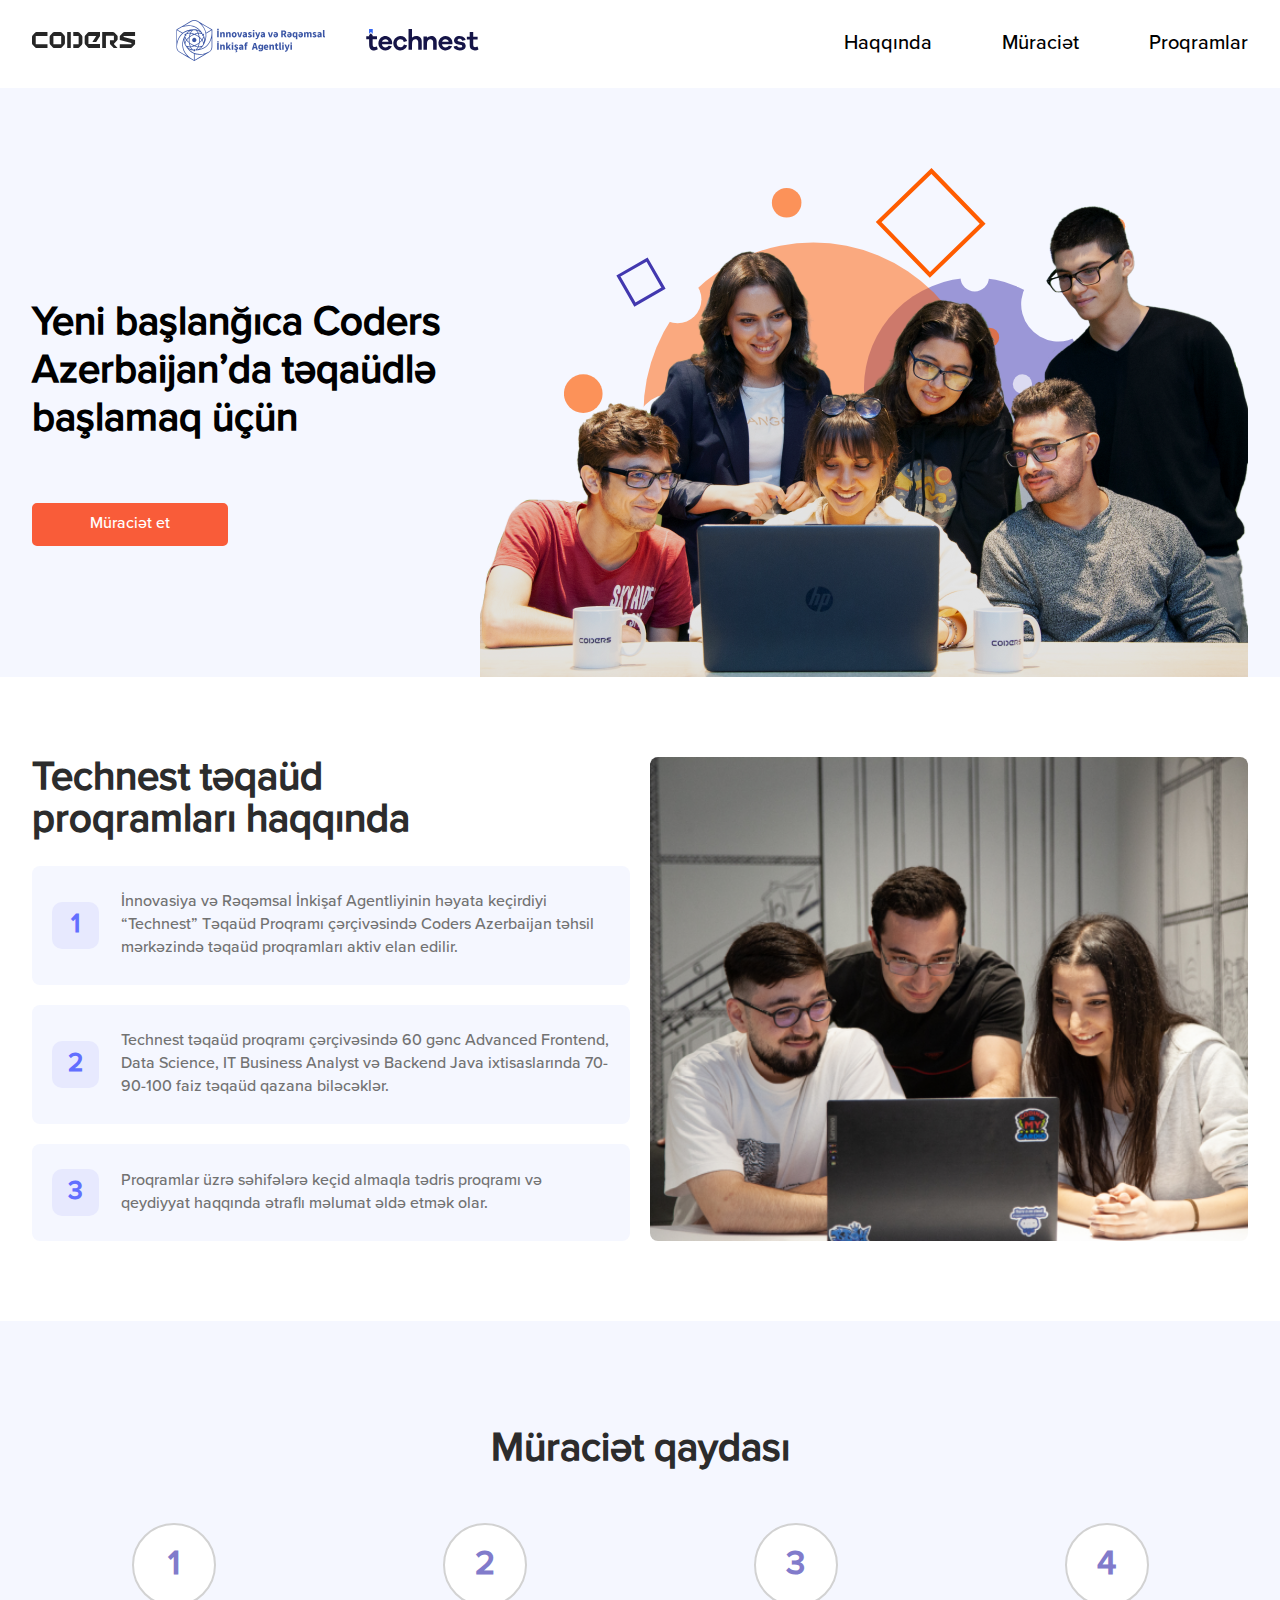
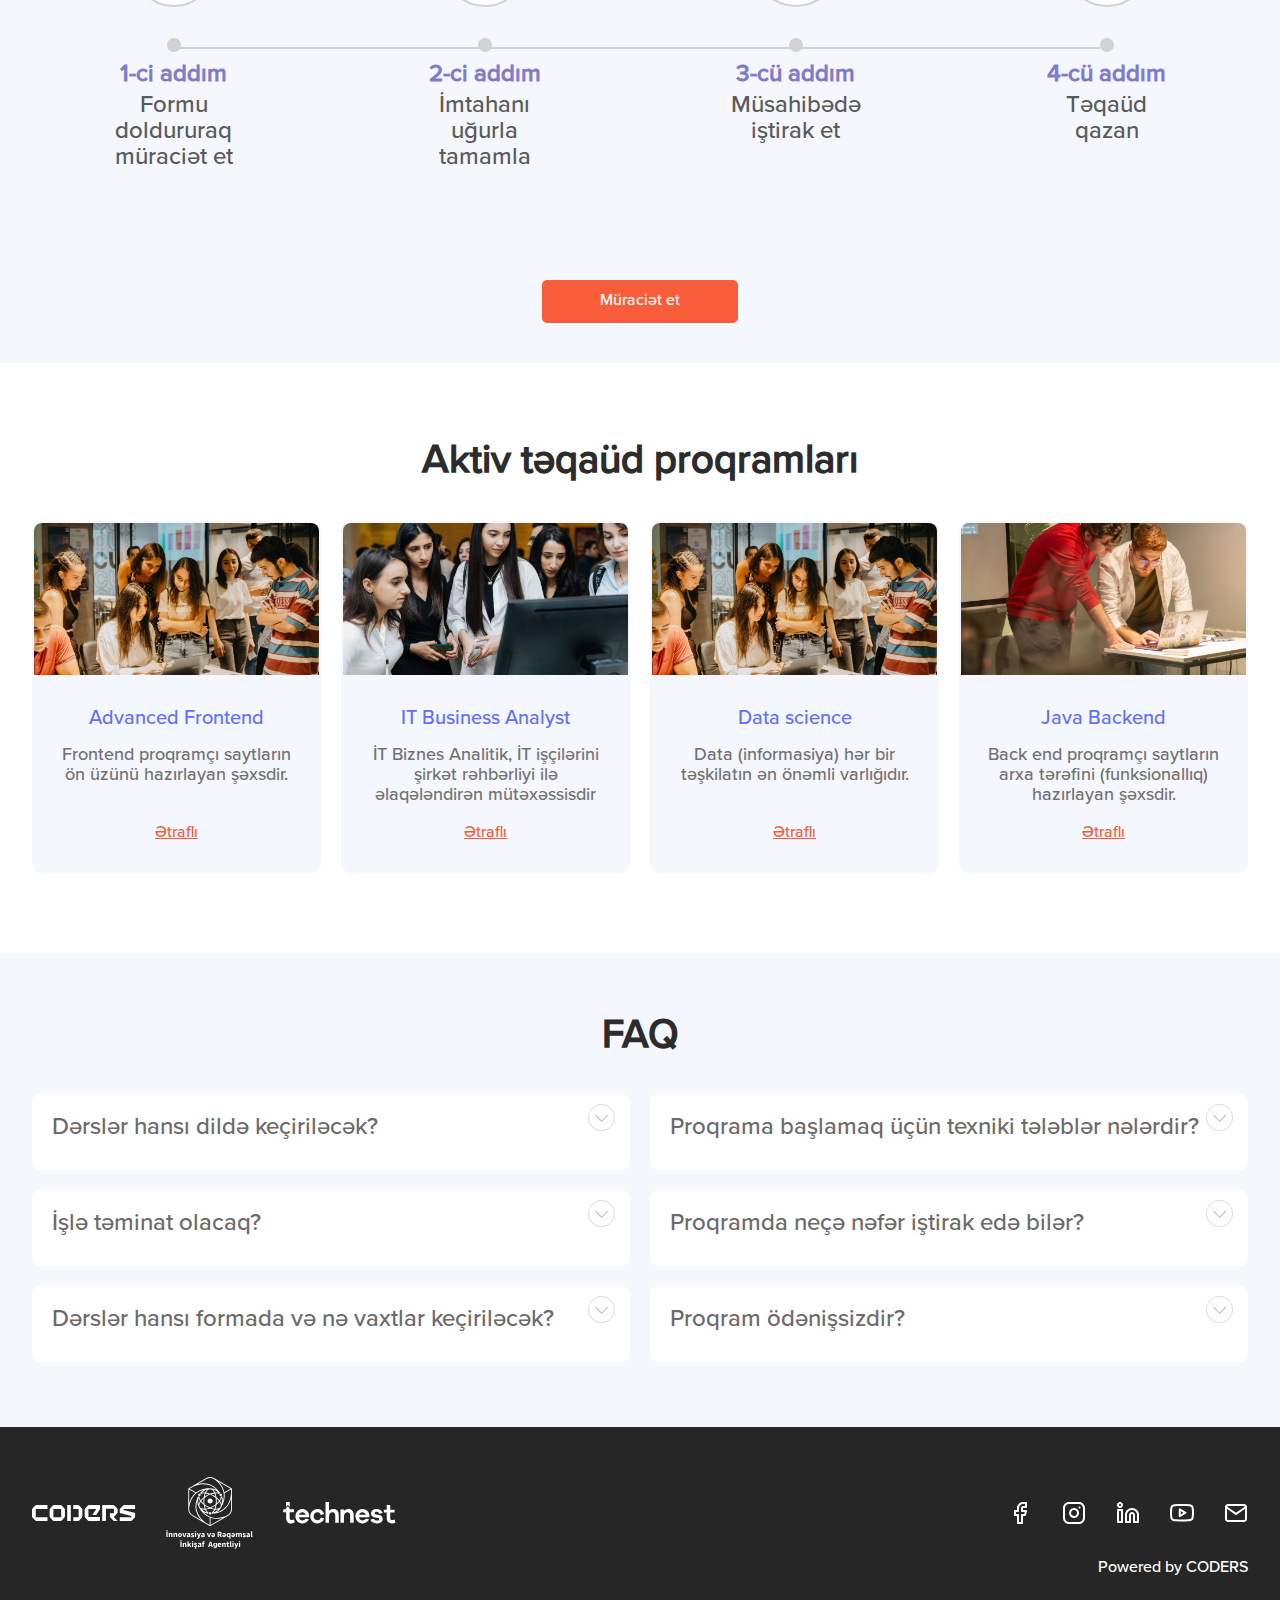
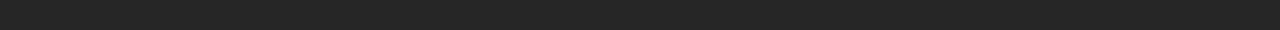
<file: index.html>
<!DOCTYPE html>
<html lang="en">

<head>
  <meta charset="UTF-8">
  <meta name="author" content="Hormat Hamidov">
  <meta name="description" content="Coders Azerbaijan Web Proqramlaşdırna">
  <meta http-equiv="X-UA-Compatible" content="IE=edge" />
  <meta name="viewport" content="width=device-width, initial-scale=1.0" />
  <link rel="stylesheet" href="style.css" />
  <link rel="stylesheet" href="responsive.css" />
  <link rel="shortcut icon" href="images/icon.svg" type="image/x-icon">
  <title>CODERS</title>
</head>

<body>
  <div class="container">
    <header>
      <ul class="logos">
        <li>
          <img src="images/coders.svg" alt="" />
        </li>
        <li>
          <img src="images/inno.svg" alt="" />
        </li>
        <li>
          <img src="images/technest.svg" alt="" />
        </li>
      </ul>
      <ul class="nav">
        <li><a data-link="about" class="scroll_to">Haqqında</a></li>
        <li><a data-link="application" class="scroll_to">Müraciət</a></li>
        <li><a data-link="programs" class="scroll_to">Proqramlar</a></li>
      </ul>
    </header>
  </div>
  <section class="hero">
    <div class="container">
      <div class="hero__inner">
        <div class="hero-col">
          <div class="hero__text">
            <h1>
              Yeni başlanğıca
              Coders Azerbaijan’da
              təqaüdlə başlamaq üçün
            </h1>
            
          </div>
          <div class="hero-btn">
            <a href="#" class="btn">Müraciət et</a>
          </div>
        </div>
       
    
        <div class="hero__image">
          <img src="images/hero.png" alt="" />
        </div>
      </div>
    </div>
  </section>
  <div class="container">
    <section class="about">
      <div id="about" class="about__text">
        <h1>Technest təqaüd proqramları haqqında</h1>
        <div class="about__image__none">
          <img src="images/about.png" alt="" />
        </div>
        <ul>
          <li>
            <div>1</div>
            <p>
              İnnovasiya və Rəqəmsal İnkişaf Agentliyinin həyata keçirdiyi
              “Technest” Təqaüd Proqramı çərçivəsində Coders Azerbaijan təhsil
              mərkəzində təqaüd proqramları aktiv elan edilir.
            </p>
          </li>
          <li>
            <div>2</div>
            <p>
              Technest təqaüd proqramı çərçivəsində 60 gənc Advanced Frontend,
              Data Science, IT Business Analyst və Backend Java ixtisaslarında
              70-90-100 faiz təqaüd qazana biləcəklər.
            </p>
          </li>
          <li>
            <div>3</div>
            <p>
              Proqramlar üzrə səhifələrə keçid almaqla tədris proqramı və
              qeydiyyat haqqında ətraflı məlumat əldə etmək olar.
            </p>
          </li>
        </ul>
      </div>
      <div class="about__image">
        <img src="images/about.png" alt="" />
      </div>
    </section>
  </div>
  <section class="apply__rules">
    <div id="application" class="container">
      <div class="apply-cols">
      <div class="apply__rules__inner">
        <h1 class="heading">Müraciət qaydası</h1>
        <ul>
          <li>
            <h4>1-ci addım</h4>
            <p>
              Formu doldururaq <br />
              müraciət et
            </p>
          </li>
          <li>
            <h4>2-ci addım</h4>
            <p>
              İmtahanı uğurla <br />
              tamamla
            </p>
          </li>
          <li>
            <h4>3-cü addım</h4>
            <p>
              Müsahibədə <br />
              iştirak et
            </p>
          </li>
          <li>
            <h4>4-cü addım</h4>
            <p>
              Təqaüd <br />
              qazan
            </p>
          </li>
        </ul>
      
      </div>
      <div class="hero-btn">
        <a href="#" class="btn">Müraciət et</a>
      </div>
    </div>
    </div>
  </section>
  <section class="scholarships">
    <div id="programs" class="container">
      <div class="scholarships__inner">
        <h1 class="heading">Aktiv təqaüd proqramları</h1>
        <ul>
          <li>
            <a href="pages/frontend.html">
              <div class="scholarhip__image">
                <img src="images/front.png" alt="" />
              </div>
              <div class="scholarhip__text">
                <h3>Advanced Frontend</h3>
                <p>
                  Frontend proqramçı saytların ön üzünü hazırlayan şəxsdir.
                </p>
                <b>Ətraflı</b>
              </div>
            </a>
          </li>
          <li>
            <a href="pages/analyst.html">
              <div class="scholarhip__image">
                <img src="images/analytic.png" alt="" />
              </div>
              <div class="scholarhip__text">
                <h3>IT Business Analyst</h3>
                <p>
                  İT Biznes Analitik, İT işçilərini şirkət rəhbərliyi ilə
                  əlaqələndirən mütəxəssisdir
                </p>
                <b>Ətraflı</b>
              </div>
            </a>
          </li>
          <li>
            <a href="pages/data.html">
              <div class="scholarhip__image">
                <img src="images/front.png" alt="" />
              </div>
              <div class="scholarhip__text">
                <h3>Data science</h3>
                <p>
                  Data (informasiya) hər bir təşkilatın ən önəmli varlığıdır.
                </p>
                <b>Ətraflı</b>
              </div>
            </a>
          </li>
          <li>
            <a href="pages/java.html">
              <div class="scholarhip__image">
                <img src="images/java.png" alt="" />
              </div>
              <div class="scholarhip__text">
                <h3>Java Backend</h3>
                <p>
                  Back end proqramçı saytların arxa tərəfini (funksionallıq)
                  hazırlayan şəxsdir.
                </p>
                <b>Ətraflı</b>
              </div>
            </a>
          </li>
        </ul>
      </div>
    </div>
  </section>
  <section class="faq">
    <div class="container">
      <div class="faq__inner">
        <h1 class="heading">FAQ</h1>
        <ul>
          <li>
            <h3>Dərslər hansı dildə keçiriləcək?</h3>
            <p>
              Dərslər yerli mütəxəssislər tərəfindən Azərbaycan dilində tədris
              ediləcək.
            </p>
            <img src="images/open.svg" alt="" />
          </li>
          <li>
            <h3>Proqrama başlamaq üçün texniki tələblər nələrdir?</h3>
            <p>
              Proqram karyera dəstəyi yönümlü qurulduğundan minimum 1 il IT
              sahəsində təhsil vəya təcrübə və minimum B2 leveldə ingilis dili
              biliyi tələb olunur.
            </p>
            <img src="images/open.svg" alt="" />
          </li>
          <li>
            <h3>İşlə təminat olacaq?</h3>
            <p>
              Tədrisi uğurla sonlandıran tələbələrin mövcud vakansiya üzrə
              işlərə yönləndirməkdə dəstək olunacaqdır
            </p>
            <img src="images/open.svg" alt="" />
          </li>
          <li>
            <h3>Proqramda neçə nəfər iştirak edə bilər?</h3>
            <p>
              Tədris Coders Bootcamp təhsil modelində keçiriləcəkdir ki, hər
              bir proqram üzrə iştirakçı sayı 15 nəfər nəzərdə tutulmuşdur.
            </p>
            <img src="images/open.svg" alt="" />
          </li>
          <li>
            <h3>Dərslər hansı formada və nə vaxtlar keçiriləcək?</h3>
            <p>
              Dərslər həftə içi 5-günlük olmaqda bootcamp tədris modelində
              Coders təhsil mərkəzində keçiriləcək. Xüsusi səbəbdən dərslərə
              ənənəvi formada qatıla bilməyən şəxslər dərslərə online şəkildə
              də qatıla bilərlər.
            </p>
            <img src="images/open.svg" alt="" />
          </li>
          <li>
            <h3>Proqram ödənişsizdir?</h3>
            <p>
              Hər bir proqram  üçün formalaşdırılan  bootcamp 100 faiz
              təqaüdlü olmaqla ödənişsiz şəkildə keçirilir.
            </p>
            <img src="images/open.svg" alt="" />
          </li>
        </ul>
      </div>
    </div>
  </section>
  <footer>
    <div class="container">
      <div class="footer__inner">
        <ul>
          <li>
            <a target="_blank" href="https://coders.edu.az/">
              <img src="images/coders.svg" alt="" />
            </a>
          </li>
          <li>
            <a target="_blank" href="https://www.idda.az/">
              <img src="images/inno2.svg" alt="" />
            </a>
          </li>
          <li>
            <a target="_blank" href="https://technest.idda.az/">
              <img src="images/technest.svg" alt="" />
            </a>
          </li>
        </ul>
        <ul>
          <li>
            <a target="_blank" href="https://www.facebook.com/codersaz"><img src="images/fb.svg" alt="" /></a>
          </li>
          <li>
            <a target="_blank" href="https://www.instagram.com/codersazerbaijan/"><img src="images/instagram.svg"
                alt="" /></a>
          </li>
          <li>
            <a target="_blank" href="https://www.linkedin.com/company/codersazerbaijan/mycompany/"><img
                src="images/linkedin.svg" alt="" /></a>
          </li>
          <li>
            <a target="_blank" href="https://www.youtube.com/@codersaz"><img src="images/youtube.svg" alt="" /></a>
          </li>
          <li>
            <a href="mailto:info@coders.edu.az"><img src="images/mail.svg" alt="" /></a>
          </li>
        </ul>
      </div>
      <p class="powered">Powered by CODERS</p>
    </div>
  </footer>
  <script src="app.js"></script>
</body>

</html>
</file>
<file: style.css>
* {
  margin: 0;
  padding: 0;
  box-sizing: border-box;
  text-decoration: none;
  list-style: none;
  font-family: "Proxima";
}

@font-face {
  font-family: "Proxima";
  src: url("./fonts/ProximaNova-Medium.otf");
}

body {
  counter-set: count;
}

.container {
  width: 1300px;
  margin: 0 auto;
  max-width: 95%;
}

header {
  display: flex;
  justify-content: space-between;
  align-items: center;
  height: 88px;
}

header ul {
  display: flex;
  align-items: center;
}

.logos {
  gap: 40px;
}

.nav {
  gap: 70px;
}

a {
  color: inherit;
}

.nav a {
  font-weight: 500;
  font-size: 20px;
  line-height: 28px;
  cursor: pointer;
}

.hero {
  background: #f5f7ff;
  padding-top: 80px;
}

.hero h1 {
  margin-bottom: 60px;
  font-weight: 600;
  font-size: 40px;
  line-height: 48px;
}

.hero-btn {
  width: 80%;
  /* margin: 0 auto; */
}

.apply-cols {
  display: flex;
  flex-direction: column;
  text-align: center;
  align-items: center;
}

.hero-col {
  display: flex;
  flex-direction: column;
  text-align: left;
}

#application .hero-btn {
  padding-bottom: 40px;
}

.btn {
  background: #f95c39;
  display: inline-block;
  padding: 8px 56px;
  color: #fff;
  border: 2px solid #f95c39;
  border-radius: 5px;
  transition-duration: 0.7s;
}

.btn:hover {
  background-color: #fff;
  color: #f95c39;
  border: 2px solid #f95c39;

}

.hero__inner {
  display: flex;
  align-items: center;
  justify-content: space-between;
}

.hero__image {
  position: relative;
  z-index: 0;
  align-self: flex-end;
}

.hero__image::before {
  content: "";
  width: 600px;
  height: 420px;
  background-image: url("./images/back_figure.svg");
  background-size: cover;
  background-repeat: no-repeat;
  background-position: center;
  position: absolute;
  z-index: -1;
  top: 0;
  left: 50%;
  transform: translateX(-50%);
}

.hero__image img {
  display: block;
}

.about {
  padding: 80px 0;
  display: flex;
  align-items: stretch;
  justify-content: space-between;
}

.about ul {
  margin-top: 25px;
  display: flex;
  flex-direction: column;
  gap: 20px;
}

.about h1 {
  width: 70%;
  font-weight: 600;
  font-size: 40px;
  line-height: 42px;
  color: #2c2c2c;
}

.about ul li {
  display: flex;
  align-items: center;
  gap: 22px;
  background: #f5f7ff;
  border-radius: 8px;
  padding: 25px 20px;
}

.about ul li p {
  color: #727272;
  font-size: 16px;
  width: calc(100% - 70px);
}

.about__text,
.about__image,
.about__image__none {
  width: calc(50% - 10px);
}

.about ul li div {
  background: #e7e9fe;
  border-radius: 10px;
  width: 47px;
  height: 47px;
  color: #626fff;
  font-weight: 600;
  font-size: 26px;
  line-height: 81px;
  display: flex;
  justify-content: center;
  align-items: center;
}

.about__image img,
.about__image__none img {
  width: 100%;
  height: 100%;
  display: block;
  object-fit: cover;
  border-radius: 8px;
  background-image: url();
  background-position: center;
  background-repeat: no-repeat;
  background-size: cover;
}

.apply__rules h4 {
  font-weight: 700;
  font-size: 24px;
  line-height: 35px;
  color: #817bcb;
  margin-top: 50px;

}

.apply__rules {
  background: #f5f7ff;
}

.apply__rules__inner {
  padding: 110px 0;
  /* position: relative; */
}

.apply__rules__inner ul {
  position: relative;
}

.apply__rules__inner ul {
  display: flex;
  text-align: center;
  margin-top: 140px;
  position: relative;
  gap: 160px;
}


.apply__rules__inner ul::before {
  content: "";
  width: 85%;
  height: 2px;
  background: #d2d2d2;
  position: absolute;
  top: 25%;
  left: 50%;
  transform: translate(-50%, -50%);

}

.heading {
  text-align: center;
  font-weight: 700;
  font-size: 40px;
  line-height: 36px;
  text-align: center;
  color: #2c2c2c;
}

.apply__rules__inner ul li {
  position: relative;
  counter-increment: count;
  width: 25%;
}

.apply__rules__inner ul li p {
  font-weight: 300;
  font-size: 24px;
  line-height: 26px;
  text-align: center;
  color: #5a5a5a;
  display: flex;
  justify-content: center;
  align-items: center;
}

.apply__rules__inner ul li:hover h4 {
  font-size: 30px;
  transition-duration: 0.7s;
}

.apply__rules__inner ul li::before {
  content: counter(count);
  width: 80px;
  aspect-ratio: 1 / 1;
  display: flex;
  transition: 0.5s;
  justify-content: center;
  align-items: center;
  background: #ffffff;
  border: 2px solid #d2d2d2;
  border-radius: 70px;
  color: #817bcb;
  font-size: 34px;
  font-weight: bold;
  position: absolute;
  top: 0;
  left: 50%;
  transform: translate(-50%, -100%);
}

.apply__rules__inner ul li:hover::before {
  width: 90px;
  border: 2px solid #817bcb;
  box-shadow: 0px 4px 15px 0px #817bcb;
  -webkit-box-shadow: 0px 4px 15px 0px #817bcb;
  -moz-box-shadow: 0px 4px 15px 0px #817bcb;
  transition-duration: 0.7s;
}

.apply__rules__inner ul li::after {
  content: "";
  width: 14px;
  height: 14px;
  border-radius: 50%;
  background: #d2d2d2;
  position: absolute;
  top: 19%;
  left: 50%;
  transform: translateX(-50%);
  transition-duration: 0.7s;
}

.apply__rules__inner ul li:hover::after {
  width: 18px;
  height: 18px;
  background: #817bcb;
  box-shadow: 0px 4px 15px 0px #817bcb;
  -webkit-box-shadow: 0px 4px 15px 0px #817bcb;
  -moz-box-shadow: 0px 4px 15px 0px #817bcb;
}

.apply__rules__inner .btn {
  margin: 0 auto;
  width: max-content;
  margin-top: 120px;
  text-align: center;
  display: flex;
  justify-content: center;
  align-items: center;

}

.scholarships {
  padding: 80px 0;
}

.scholarships ul {
  margin-top: 42px;
  display: grid;
  grid-template-columns: repeat(4, 1fr);
  gap: 20px;
}

.scholarships ul li {
  background: #f5f7ff;
  border-radius: 8px;
  text-align: center;
  border-radius: 10px;
  overflow: hidden;
  border: 2px solid #f5f7ff;
}

.scholarships ul li:hover {
  border: 2px solid #626fff;
}

.scholarships ul li img {
  width: 100%;
  height: 152px;
  object-fit: cover;
}

.scholarships h3 {
  font-weight: 500;
  font-size: 20px;
  line-height: 32px;
  text-align: center;
  color: #626fff;
}

.scholarships b {
  font-weight: 400;
  font-size: 16px;
  line-height: 36px;
  color: #f95c39;
  text-decoration: underline;
}

.scholarhip__text {
  display: flex;
  flex-direction: column;
  align-items: center;

  gap: 10px;
  padding: 20px;
}

.scholarhip__text p {
  font-weight: 400;
  font-size: 18px;
  line-height: 20px;
  text-align: center;
  color: #727272;
  height: 60px;
}

.faq {
  background: #f5f7ff;
  padding: 65px 0;
}

.faq ul {
  display: grid;
  grid-template-columns: repeat(2, 1fr);
  gap: 20px;
  margin-top: 40px;
  align-items: flex-start;
}

.faq ul li {
  cursor: pointer;
  background-color: #fff;
  position: relative;
  padding: 15px 20px;
  border-radius: 8px;

  -webkit-touch-callout: none;
  /* iOS Safari */
  -webkit-user-select: none;
  /* Safari */
  -khtml-user-select: none;
  /* Konqueror HTML */
  -moz-user-select: none;
  /* Old versions of Firefox */
  -ms-user-select: none;
  /* Internet Explorer/Edge */
  user-select: none;
  /* Non-prefixed version, currently
                                    supported by Chrome, Edge, Opera and Firefox */
}

.faq ul li img {
  position: absolute;
  right: 15px;
  top: 10px;
}

.faq ul li p {
  margin-top: 10px;
  transition: 0.4s;
  height: 0;
  overflow: hidden;
}

.faq ul li h3 {
  width: 95%;
  font-weight: 500;
  font-size: 24px;
  line-height: 36px;
  color: #6b6b6b;
}

.faq ul li p {
  font-weight: 400;
  font-size: 16px;
  line-height: 20px;
  color: #111f27;
}

footer {
  background: #262626;
  padding: 50px 0;
}

footer ul {
  display: flex;
  align-items: center;
  gap: 30px;
}

.footer__inner {
  display: flex;
  align-items: center;
  justify-content: space-between;
}

.footer__inner ul:first-of-type img {
  filter: brightness(0) saturate(100%) invert(98%) sepia(2%) saturate(952%) hue-rotate(239deg) brightness(117%) contrast(100%);
}

.powered {
  color: #fff;
  text-align: right;
}


.head__analtika {
  background-image: url("../images/analytic.png");
  background-position: center;
  background-repeat: no-repeat;
  background-size: cover;
  /* background-attachment: fixed; */
  object-fit: cover;
  height: 523px;
}

.head__front {
  background-image: url("../images/front.png");
  background-position: center;
  background-repeat: no-repeat;
  background-size: cover;
  object-fit: cover;
  /* background-attachment: fixed; */
  height: 523px;
}

.head__data {
  background-image: url("../images/data.png");
  background-position: center;
  background-repeat: no-repeat;
  background-size: cover;
  object-fit: cover;
  /* background-attachment: fixed; */
  height: 523px;
}

.head__java {
  background-image: url("../images/java.png");
  background-position: center;
  background-repeat: no-repeat;
  background-size: cover;
  /* background-attachment: fixed; */
  object-fit: cover;
  height: 523px;
}


/* Analyst Page */

.head__analtika,
.head__front,
.head__data,
.head__java {
  color: #2C2C2C;
  position: relative;
}

.head__card {
  padding: 52px;
  width: 420px;
  background-color: #fff;
  position: absolute;
  top: 90px;
  left: 0;
  text-align: center;
  box-shadow: 0px 4px 7px 2px rgba(0, 0, 0, 0.15);
  border-radius: 5px;
}

.head__card h3 {
  font-size: 24px;
  font-weight: 600;
  margin: 17px 0;
}

.head__card p {
  font-size: 18px;
  font-weight: 400;
  margin-bottom: 41px;
  line-height: 20px;
}

.head-sec {
  position: relative;
}

.head__about {
  padding: 30px;
  background-color: #fff;
  box-shadow: 0px 4px 7px 2px rgba(0, 0, 0, 0.15);
  border-radius: 5px;
  width: 100%;
  margin: auto;
  transform: translate(-50%, 50%);
  position: absolute;
  top: 420px;
  left: 50%;
}

.head__about ul {
  display: flex;
  width: 100%;
  justify-content: space-between;
}

.head__about ul li {
  display: flex;
  justify-content: center;
  align-items: center;
  line-height: 20px;
}

.head__about ul li img {
  margin-right: 18px;
}

.head__about ul li p {
  font-size: 20px;
  font-weight: 600;
}

.head__about ul li span {
  font-size: 18px;
  font-weight: 400;
}

.demo_inner {
  display: flex !important;
  justify-content: space-between;
  align-items: center;
  padding: 100px 0;
  width: 100%;
  gap: 100px;
}

.demo_text {
  width: 70%;
  margin-right: 20px;
}

.mobile_img {
  width: 30%;
}

.mobile_img_secury {
  display: none;
}

.demo_inner div h1 {

  font-size: 30px;
  font-weight: 700;
  line-height: 36px;
  margin-bottom: 20px;
}

.about__image__none {
  display: none;
}

.demo_inner div p {
  font-weight: 400;
  font-size: 18px;
  line-height: 21px;

  color: #2C2C2C;

}

.syllabus {
  width: 100%;
  background-color: #F5F7FF;
  padding: 50px;
}

.syllabus__boxs {
  margin: 30px 0px 30px 0px;
  display: grid;
  grid-template-columns: repeat(5, 1fr);
}

.syllabus__boxs .box {
  padding-left: 25px;
  margin-top: 20px;
}

.syllabus__boxs .box p:first-child {
  color: #817BCB;
  font-weight: 700;
  font-size: 30px;
  line-height: 36px;
}

.syllabus__list h2 {
  font-weight: 700;
  font-size: 30px;
  line-height: 36px;
  text-align: center;
  color: #111F27;
}

.syllabus__boxs .box p:nth-child(2) {
  font-weight: 500;
  font-size: 24px;
  line-height: 29px;
  color: #817BCB;
  border-bottom: 0.5px solid #5A5A5A;
  width: 45%;
}

.syllabus__boxs .box p:nth-child(3) {
  font-weight: 400;
  font-size: 16px;
  line-height: 19px;
  width: 90%;
  color: #5A5A5A;
  margin-top: 10px;
}

.head-about {
  position: relative;
}
</file>
<file: responsive.css>
@media screen and (max-width: 1252px) {
  .hero__image img {
    width: 700px;
  }

  .hero-text h1 {
    font-size: 36px;
  }

  .scholarhip__text p {
    height: 80px;
  }
}

@media screen and (max-width: 1186px) {
  .hero__text h1 {
    font-size: 34px;
  }

  .hero__image img {
    width: 600px;
  }

  .scholarhip__text p {
    height: 100px;
  }

  .apply__rules__inner ul::before {
    content: "";
    width: 86%;
    height: 2px;
    background: #d2d2d2;
    position: absolute;
    top: 24%;
    left: 50%;
    transform: translate(-50%, -50%);

  }
}

@media screen and (max-width: 1038px) {
  .hero__text h1 {
    font-size: 32px;
  }

  .demo_text p {
    text-align: center;
  }

  .about h1 {
    width: 100%;
  }

  .about__text h1 {
    font-size: 32px;
  }

  .scholarhip__text h3 {
    font-size: 18px;
  }

  .hero__image img {
    width: 500px;
  }

  .heading {
    font-size: 32px;
  }

  .apply__rules__inner h4 {
    font-size: 22px;
    width: max-content;

    margin: 0 auto;
  }

  .apply__rules__inner ul li p {
    font-weight: 300;
    font-size: 20px;
    line-height: 24px;
    text-align: center;
    color: rgb(90, 90, 90);
    display: flex;
    justify-content: center;
    align-items: center;
  }

  .apply__rules__inner ul li:hover h4 {
    font-size: 26px;
    transition: all 0.7s ease 0s;
  }

  .scholarhip__text p {
    height: 100px;
  }
}

@media screen and (max-width: 992px) {
  .hero-col{
    display: flex;
    flex-direction: column;
   text-align: center;
   align-items: center;
  }
  .apply__rules__inner .btn {
    text-align: center;
    width: 80%;
    max-width: 530px;
  }

  .btn {
    width: 80%;
    height: 60px;
    display: flex;
    align-items: center;
    justify-content: center;
    font-size: 24px;
    margin: 0 auto;
  }

  .hero__inner {
    text-align: center;
    display: flex;
    flex-direction: column;
    margin: 0 auto;
  }

  .hero__inner img {
    width: 95%;
    height: auto;
    margin: 0px auto;
    text-align: center;
  }

  .scholarhip__text p {
    height: 60px;
  }

  .hero__image {
    position: relative;
    z-index: 0;
    align-self: center;
  }

  .apply__rules__inner ul::before {
    display: none;
  }

  .apply__rules__inner {
    position: relative;
  }

  .apply__rules__inner::before {
    content: "";
    width: 850px;
    height: 1.5px;
    background: rgb(240, 238, 238);
    position: absolute;
    top: calc(50% - 28px);
    left: 50%;
    transform: translate(-50%, -50%) rotate(90deg);
  }

  .apply__rules h4 {
    font-weight: 700;
    font-size: 24px;
    line-height: 35px;
    color: #817bcb;
    margin-top: 40px;

  }

  .apply__rules__inner ul li::before {
    content: counter(count);
    width: 80px;
    aspect-ratio: 1 / 1;
    display: flex;
    transition: all 0.7s ease 0s;
    justify-content: center;
    align-items: center;
    background: rgb(255, 255, 255);
    border: 2px solid rgb(210, 210, 210);
    border-radius: 70px;
    color: rgb(129, 123, 203);
    font-size: 34px;
    font-weight: bold;
    position: absolute;
    top: 0px;
    left: 50%;
    transform: translate(-50%, -100%);
    margin-top: 10px;
    z-index: 4;
  }
  /* .hero__text btn{
    width: 609px;
  } */
  .hero__text h1 {
    font-size: 42px;
    margin-top: 40px;
    /* width: 600px; */
    max-width: 600px;
    letter-spacing: 1.5px;
    line-height: 55px;
  }

  .hero__image::before {
    width: 300px;
    height: 200px;
  }

  .hero {
    padding-top: 16px;
  }

  .faq ul {
    grid-template-columns: repeat(1, 1fr);
  }

  .scholarships ul {
    display: grid;
    grid-template-columns: repeat(2, 1fr);

  }

  .apply__rules__inner ul {
    display: flex;
    flex-direction: column;
    justify-content: center;
    align-items: center;
    text-align: center;
  }

  .apply__rules__inner ul::before {
    transform: rotate(90deg);
  }

  header {
    display: flex;
    justify-content: center;
    align-items: center;
  }

  .nav {
    display: none;
  }
}

@media screen and (max-width: 954px) {
  .apply__rules__inner ul::before {
    content: "";
    width: 900px;
    height: 2px;
    background: rgb(210, 210, 210);
    position: absolute;
    top: 48%;
    left: -15px;
  }
}

@media screen and (max-width: 768px) {
  .apply__rules__inner::before {
    width: 860px;

  }

  .about {
    display: flex;
    flex-direction: column;
    gap: 20px;
  }

  .about__text {
    width: 95%;
    margin: 0 auto;
  }

  .about__text h1 {
    text-align: center;
    margin: 0 auto;
  }

  .about__image__none {
    width: 100%;
    margin: 0 auto;
    display: block;
    margin-top: 20px;
  }

  .about__image {
    display: none;
  }

  .scholarships ul {
    display: grid;
    grid-template-columns: repeat(2, 1fr);

  }

  .faq ul li h3 {
    font-size: 18px;
    line-height: 20px;
    width: 80%;
  }

  .faq ul li p {
    font-size: 15px;
  }

  .footer__inner {
    display: flex;
    flex-direction: column;
    text-align: center;
  }

  .footer__inner ul {
    padding-bottom: 30px;
    gap: 10px;
  }

  .powered {
    text-align: center;
  }
}

@media screen and (max-width: 550px) {
  .hero__text h1 {
    font-size: 34px;
  }

  .apply__rules__inner .btn {
    text-align: center;
    width: 80%;
  }
}

@media screen and (max-width: 500px) {
  .hero__text h1 {
    font-size: 34px;
    width: 400px;
    margin-bottom: 30px;
  }

  .apply__rules__inner::before {
    width: 900px;

  }

  .scholarships ul {
    display: grid;
    grid-template-columns: repeat(1, 1fr);

  }

  .btn {
    width: 80%;
    height: 60px;
    display: flex;
    align-items: center;
    justify-content: center;
    font-size: 24px;
    margin: 10px auto;
  }

  .logos img {
    width: 110px;
  }
}

@media screen and (max-width: 436px) {
  .logos {
    display: flex;
    gap: 30px;
  }

  .logos img {
    width: 90px;
  }

  .hero__text h1 {
    font-size: 30px;
    width: 350px;
    margin-bottom: 20px;
  }
}

@media screen and (max-width: 436px) {
  .hero__text h1 {
    font-size: 24px;
    width: 320px;
    margin-bottom: 20px;
    line-height: 30px;
  }
}

@media(max-width:1038px) {
  .demo_inner {
    flex-direction: column;
  }

  .demo_text {
    margin-bottom: 30px;
  }

  .mobile_img {
    display: none;
  }

  .demo_inner div h1 {
    text-align: center;
    margin-bottom: 26px;
  }

  .mobile_img_secury {
    display: flex;
    justify-content: center;
    margin: 0 auto 24px;
  }
}

@media(max-width:670px) {
  .demo_inner {
    margin-top: 50px;
  }

  .mobile_img {
    width: 60%;
  }
}

@media(max-width:410px) {
  .demo_inner div p {
    font-size: 16px;
  }

}


@media screen and (max-width: 1200px) {
  .head__about ul li p {
    font-size: 18px;
  }

  .head__about ul li p span {
    font-size: 16px;
  }

  

  .head__card button {
    width: 100%;
  }

  .head__card {
    margin-left: 0;
  }

}

@media screen and (max-width: 992px) {

  .head__about {
    width: 90%;
    top: 360px;
    left:50%;
    height: max-content;
  }

  .head__about ul {
    flex-wrap: wrap;
    gap: 20px;
    width: 90%;
    justify-content: space-between;
    margin: 0 auto;
  }

  .head__about ul li {
    width: 40%;
    justify-content: flex-start;
  }


  .syllabus__boxs {
    display: grid;
    grid-template-columns: repeat(3, 1fr);
    margin-bottom: 30px;
  }

  .head__card {
    padding: 30px;
    left:50%;
top: 300px;
 transform: translate(-50%,-50%);
    width: 90%;
  }

  .head__card p {
    margin-bottom: 35px;
  }

  .head__card h3 {
    text-align: center;
  }

  .btn {
    width: 80%;
    padding: 7px 0;
    margin-bottom: 24px;
  }

  .demo_text {
    margin-top: 40px;
  }

  .demo_inner {
    padding-top: 150px;
  }

}


@media(max-width:636px) {
  .mobile_img_secury {
    width: 300px;
  }
}

@media screen and (max-width: 769px) {
  .head__about {
    transform: translateY(400px);
  }

  .head__front {
    padding: 55px 18px;
  }

  .head__data {
    padding: 55px 18px;
  }

  .head__analtika {
    padding: 55px 18px;
  }

  .head__java {
    padding: 55px 18px;
  }

  .head__card {
    margin: 0 auto;
    width: 100%;
  
  }

  .head__about {
    position: relative;
left: 0;
    top: 40px;
    width:100%;
  }

  .syllabus__boxs {
    display: grid;
    grid-template-columns: repeat(2, 1fr);
  }
}

@media screen and (max-width: 530px) {
  .head__about {
    position: relative;
left: 0;
    top: 60px;
    width:100%;
  }

}


@media screen and (max-width: 500px) {
  .syllabus__boxs .box p:nth-child(1) {
    font-size: 20px;
  }

  .syllabus__boxs .box p:nth-child(2) {
    font-size: 20px;
  }

  .syllabus__boxs .box p:nth-child(3) {
    font-size: 16px;
  }
  


  .head__about ul li {
    width: 46%;
  }

  .head__about ul li {
    gap: 13px;
  }

  .head__about ul li img {
    width: 25px;
    height: 25px;
  }

  .head__about ul li p {
    font-size: 16px;
  }

  .head__about ul li p span {
    font-size: 14px;
  }

  .syllabus__boxs center {
    padding: 30px;
  }

}

@media(max-width:430px) {
  .mobile_img_secury {
    width: 240px;
  }

  .head__about {
    width: 100%;
  }

  .head__about {
    /* transform: translateY(470px); */
    padding: 20px;
  }

  .head__about ul li {
    gap: 10px;
    /* width: calc(50% - 20px); */
  }

  .head__about ul li img {
    margin-right: 10px;
  }
}

@media screen and (max-width: 425px) {

  .syllabus__boxs .box p:nth-child(1) {
    font-size: 20px;
  }

  .syllabus__boxs .box p:nth-child(2) {
    font-size: 18px;
  }

  .syllabus__boxs .box p:nth-child(3) {
    font-size: 16px;
  }
}
</file>
